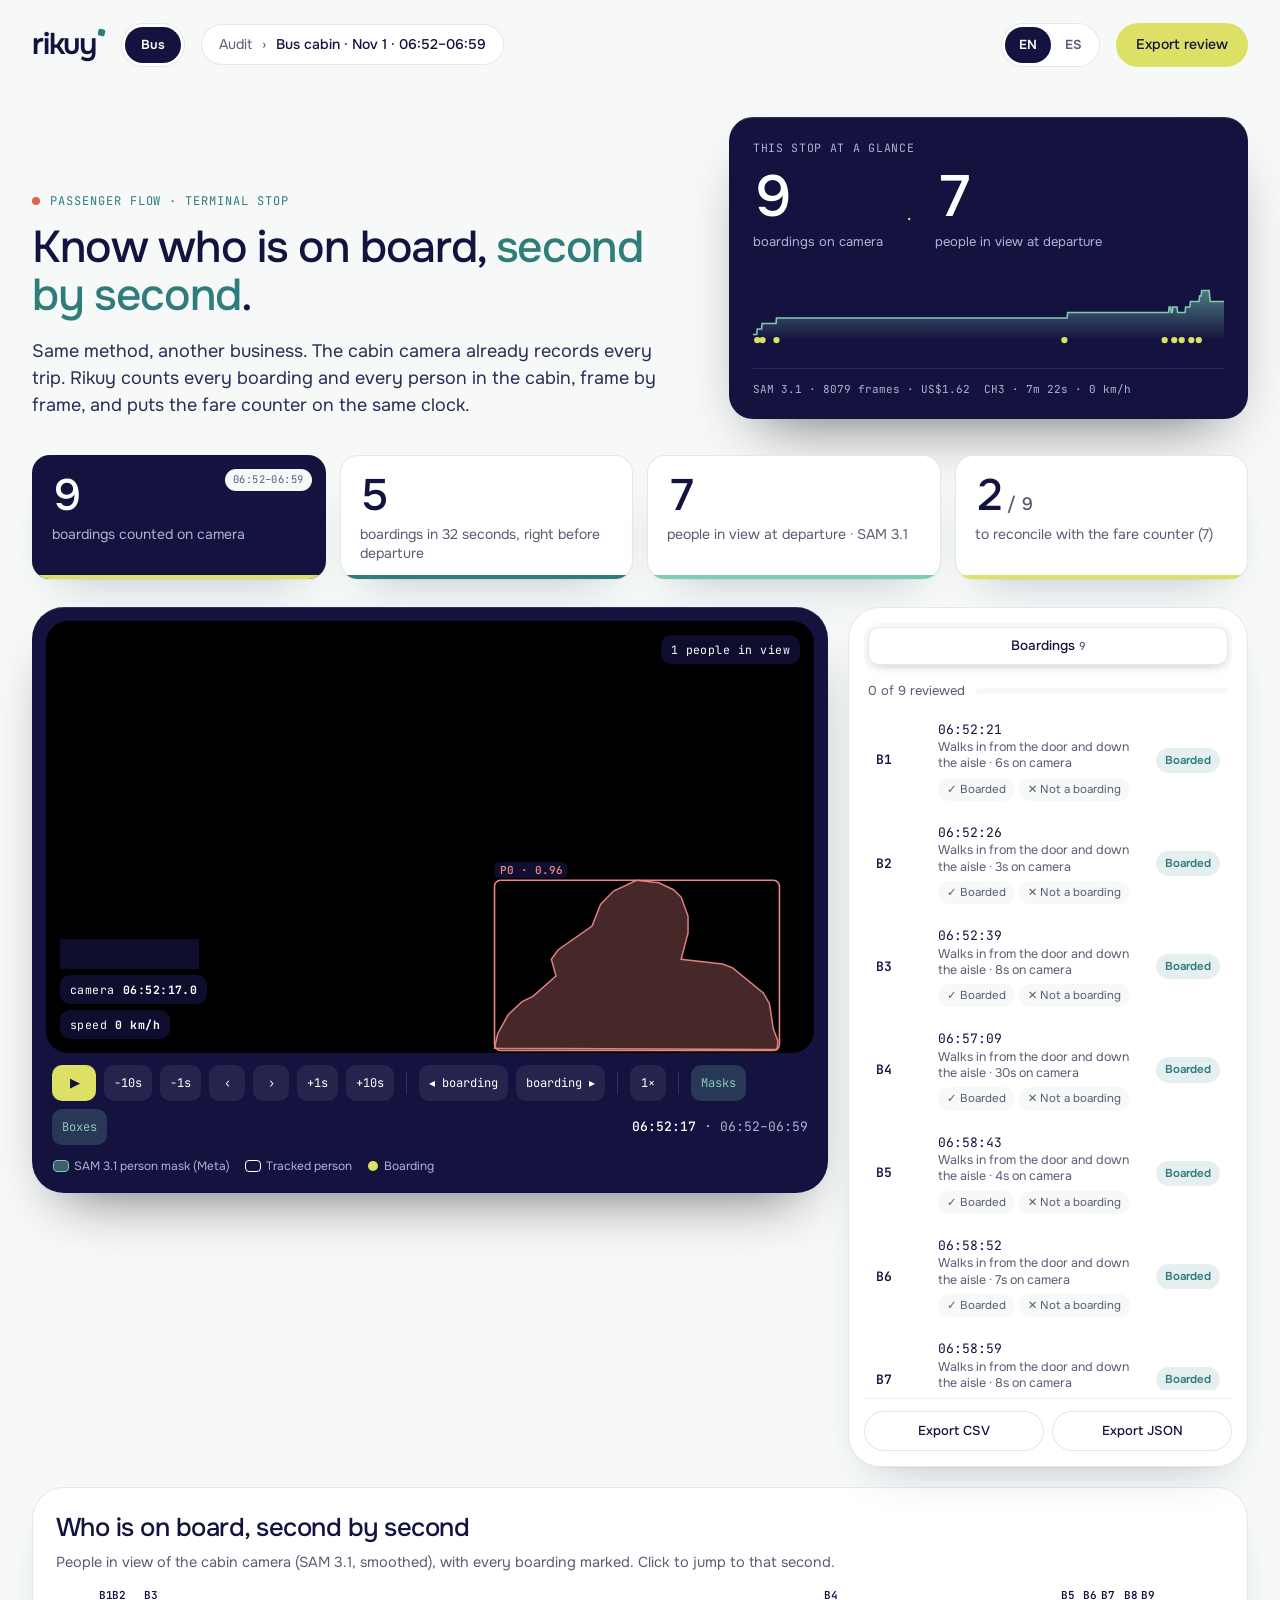
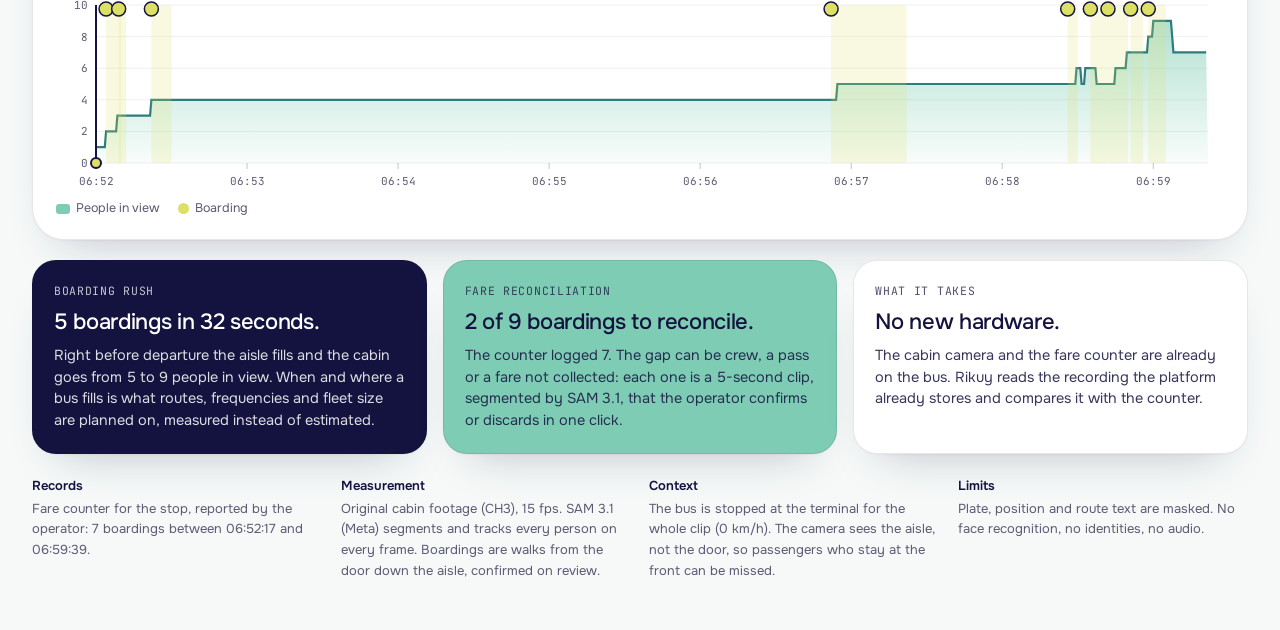
<file: demo/tratam-bus/export/audit/bus.html>
<!doctype html>
<html lang="en">
<head>
<meta charset="utf-8">
<meta name="viewport" content="width=device-width, initial-scale=1">
<title>Rikuy · Audit · Bus cabin</title>
<link rel="preload" href="../fonts/onest-latin-wght-normal.woff2" as="font" type="font/woff2" crossorigin>
<link rel="stylesheet" href="rikuy.css">
<style>
.glance{background:var(--noche);color:#fff;border-radius:var(--r-lg);padding:22px 24px;box-shadow:var(--dark);position:relative;overflow:hidden}
.glance .k{font-family:var(--mono);font-size:11.5px;letter-spacing:.06em;text-transform:uppercase;color:var(--hielo)}
.glance .big{display:flex;align-items:flex-end;gap:22px;margin:12px 0 4px}
.glance .big div{display:flex;flex-direction:column}
.glance .big b{font-size:58px;font-weight:500;letter-spacing:-.04em;line-height:1;font-variant-numeric:tabular-nums}
.glance .big span{font-size:13px;color:var(--hielo);margin-top:6px}
.glance .vs{font-family:var(--mono);font-size:14px;color:var(--amarillo);padding-bottom:22px}
.glance svg{display:block;width:100%;margin-top:14px}
.glance .meta{margin-top:12px;padding-top:12px;border-top:1px solid #ffffff1a;font-family:var(--mono);font-size:11px;color:var(--hielo);display:flex;gap:14px;flex-wrap:wrap}
.kpis.k4{grid-template-columns:repeat(4,1fr)}
.v-boarded{background:#2e7d7c1f;color:var(--teal)}
.v-pending{background:#dce06466;color:#5b5a12}
.v-rejected{background:var(--blanco);color:var(--tinta)}
.occ text{font-family:var(--mono);font-size:11px;fill:var(--tinta)}
@media (max-width:1100px){.kpis.k4{grid-template-columns:repeat(2,1fr)}}
</style>
</head>
<body>
<div class="bg"><i></i><i></i></div>
<div class="wrap">
  <header class="top">
    <div class="logo">rikuy<b></b></div>
    <nav class="cases"><a href="bus.html" aria-current="page" data-i="caseBus"></a></nav>
    <div class="crumb"><span data-i="crumb1"></span><span>›</span><strong data-i="crumb2"></strong></div>
    <div class="sp"></div>
    <div class="lang" role="group" aria-label="Language"><button data-lang="en">EN</button><button data-lang="es">ES</button></div>
    <button class="pill y" id="exportTop" data-i="export"></button>
  </header>

  <section class="hero">
    <div class="rise">
      <div class="eyebrow"><i></i><span data-i="eyebrow"></span></div>
      <h1 id="h1"></h1>
      <p class="lead" id="lead"></p>
    </div>
    <div class="glance rise" style="animation-delay:.15s">
      <div class="k" data-i="glance"></div>
      <div class="big">
        <div><b id="gA">–</b><span id="gAL"></span></div>
        <div class="vs">·</div>
        <div><b id="gB">–</b><span data-i="gB"></span></div>
      </div>
      <svg id="spark" viewBox="0 0 600 90" height="90"></svg>
      <div class="meta" id="gmeta"></div>
    </div>
  </section>

  <section class="kpis k4" id="kpis"></section>

  <section class="stage">
    <div class="player rise" style="animation-delay:.25s">
      <div class="screen">
        <video id="video" preload="auto" muted playsinline></video>
        <canvas id="ov"></canvas>
        <div class="hud">
          <div class="chip rec"><i></i><span data-i="cam"></span></div>
          <div class="chip"><span data-i="clockL"></span> <b id="hudClock">--:--:--</b></div>
          <div class="chip"><span data-i="speedL"></span> <b>0 km/h</b></div>
        </div>
        <div class="hud-r"><div class="chip" id="hudOcc"></div></div>
        <div class="banner" id="banner"></div>
      </div>
      <div class="controls">
        <button class="cbtn play" id="play" aria-label="Play">▶</button>
        <button class="cbtn" data-step="-10">−10s</button><button class="cbtn" data-step="-1">−1s</button>
        <button class="cbtn" data-step="-0.2">‹</button><button class="cbtn" data-step="0.2">›</button>
        <button class="cbtn" data-step="1">+1s</button><button class="cbtn" data-step="10">+10s</button>
        <span class="sep"></span>
        <button class="cbtn" id="prevEv" data-i="prevEv"></button><button class="cbtn" id="nextEv" data-i="nextEv"></button>
        <span class="sep"></span>
        <button class="cbtn" id="speed">1×</button>
        <span class="sep"></span>
        <button class="cbtn" data-ov="masks" aria-pressed="true" data-i="ovMasks"></button>
        <button class="cbtn" data-ov="boxes" aria-pressed="true" data-i="ovBoxes"></button>
        <span class="sp"></span>
        <span class="clock" id="clock"></span>
      </div>
      <div class="legend">
        <span><i class="sw" style="background:#7fccb466;outline:1px solid #7fccb4"></i><span data-i="lgMask"></span></span>
        <span><i class="sw" style="background:transparent;outline:1.5px solid #fff"></i><span data-i="lgBox"></span></span>
        <span><i class="sw" style="background:#dce064;border-radius:50%;width:10px;height:10px"></i><span data-i="lgBoard"></span></span>
      </div>
    </div>

    <aside class="side rise" style="animation-delay:.35s">
      <div class="tabs" role="tablist"><button role="tab" aria-selected="true" id="tabB"></button></div>
      <div class="progress"><span id="revText"></span><span class="track"><i id="revBar"></i></span></div>
      <div class="list" id="list"></div>
      <div class="foot"><button class="pill g" id="exportCsv" data-i="exportCsv"></button><button class="pill g" id="exportJson" data-i="exportJson"></button></div>
    </aside>
  </section>

  <section class="card">
    <h2 data-i="occTitle"></h2>
    <p class="sub" data-i="occSub"></p>
    <div class="tl occ" id="occ"></div>
    <div class="tlkey" id="occkey"></div>
  </section>

  <section class="grid3" id="insights"></section>
  <section class="method" id="method"></section>
</div>
<div class="toast" id="toast"></div>
<div class="cap" id="cap"></div>

<script src="data/bus.js"></script>
<script>
(() => {
const B = window.BUS;
const T = {
en: {
  caseGym: "Gym", caseBus: "Bus",
  crumb1: "Audit", crumb2: "Bus cabin · Nov 1 · 06:52–06:59",
  export: "Export review", eyebrow: "Passenger flow · terminal stop",
  h1Pending: "Know who is on board. <em>{n}</em> boardings to confirm.",
  h1Done: "Know who is on board, <em>second by second</em>.",
  lead: "Same method, another business. The cabin camera already records every trip. Rikuy counts every boarding and every person in the cabin, frame by frame, and puts the fare counter on the same clock.",
  glance: "This stop at a glance", gA: "boardings on camera", gAPending: "boardings to confirm", gB: "people in view at departure",
  cam: "CAM 03 · CABIN", clockL: "camera", speedL: "speed", onboard: "{n} people in view",
  prevEv: "◂ boarding", nextEv: "boarding ▸", ovMasks: "Masks", ovBoxes: "Boxes",
  lgMask: "SAM 3.1 person mask (Meta)", lgBox: "Tracked person", lgBoard: "Boarding",
  tab: "Boardings", reviewed: "{n} of {t} reviewed", agree: "Boarded", disagree: "Not a boarding",
  verdict: { boarded: "Boarded", pending: "To review", rejected: "Discarded" },
  rowSub: "Walks in from the door and down the aisle · {d}s on camera",
  exportCsv: "Export CSV", exportJson: "Export JSON",
  kpi: [["seen", "boardings counted on camera", "06:52–06:59"], ["burst", "boardings in {s} seconds, right before departure", ""], ["peak", "people in view at departure · SAM 3.1", ""], ["gap", "to reconcile with the fare counter ({f})", ""]],
  kpiPending: "candidates · review pending", gapPending: "possible boardings to reconcile with the fare counter ({f})",
  insPending: "{n} candidates against 7 on the counter.",
  bannerBoard: "{id} · boarding at {t}",
  occTitle: "Who is on board, second by second", occSub: "People in view of the cabin camera (SAM 3.1, smoothed), with every boarding marked. Click to jump to that second.",
  key: ["People in view", "Boarding", "Playhead"],
  ins: [
    ["Boarding rush", "{b} boardings in {s} seconds.", "Right before departure the aisle fills and the cabin goes from 5 to 9 people in view. When and where a bus fills is what routes, frequencies and fleet size are planned on, measured instead of estimated."],
    ["Fare reconciliation", "{g} of {n} boardings to reconcile.", "The counter logged {f}. The gap can be crew, a pass or a fare not collected: each one is a 5-second clip, segmented by SAM 3.1, that the operator confirms or discards in one click."],
    ["What it takes", "No new hardware.", "The cabin camera and the fare counter are already on the bus. Rikuy reads the recording the platform already stores and compares it with the counter."]
  ],
  method: [
    ["Records", "Fare counter for the stop, reported by the operator: 7 boardings between 06:52:17 and 06:59:39."],
    ["Measurement", "Original cabin footage (CH3), 15 fps. SAM 3.1 (Meta) segments and tracks every person on every frame. Boardings are walks from the door down the aisle, confirmed on review."],
    ["Context", "The bus is stopped at the terminal for the whole clip (0 km/h). The camera sees the aisle, not the door, so passengers who stay at the front can be missed."],
    ["Limits", "Plate, position and route text are masked. No face recognition, no identities, no audio."]
  ]
},
es: {
  caseGym: "Gimnasio", caseBus: "Bus",
  crumb1: "Auditoría", crumb2: "Cabina del bus · 1 nov · 06:52–06:59",
  export: "Exportar revisión", eyebrow: "Flujo de pasajeros · parada en terminal",
  h1Pending: "Sabe quién va a bordo. <em>{n}</em> subidas por confirmar.",
  h1Done: "Sabe quién va a bordo, <em>segundo a segundo</em>.",
  lead: "El mismo método, otro negocio. La cámara de la cabina ya graba cada viaje. Rikuy cuenta cada subida y cada persona en la cabina, cuadro a cuadro, y pone la registradora en el mismo reloj.",
  glance: "Esta parada de un vistazo", gA: "subidas en cámara", gAPending: "subidas por confirmar", gB: "personas a la vista al salir",
  cam: "CAM 03 · CABINA", clockL: "cámara", speedL: "velocidad", onboard: "{n} personas a la vista",
  prevEv: "◂ subida", nextEv: "subida ▸", ovMasks: "Máscaras", ovBoxes: "Cajas",
  lgMask: "Máscara de persona SAM 3.1 (Meta)", lgBox: "Persona seguida", lgBoard: "Subida",
  tab: "Subidas", reviewed: "{n} de {t} revisadas", agree: "Subió", disagree: "No es subida",
  verdict: { boarded: "Subió", pending: "Por revisar", rejected: "Descartada" },
  rowSub: "Entra desde la puerta y avanza por el pasillo · {d}s en cámara",
  exportCsv: "Exportar CSV", exportJson: "Exportar JSON",
  kpi: [["seen", "subidas contadas en cámara", "06:52–06:59"], ["burst", "subidas en {s} segundos, justo antes de salir", ""], ["peak", "personas a la vista al salir · SAM 3.1", ""], ["gap", "por conciliar con la registradora ({f})", ""]],
  kpiPending: "candidatas · revisión pendiente", gapPending: "posibles subidas por conciliar con la registradora ({f})",
  insPending: "{n} candidatas frente a 7 en la registradora.",
  bannerBoard: "{id} · subida a las {t}",
  occTitle: "Quién va a bordo, segundo a segundo", occSub: "Personas a la vista de la cámara de cabina (SAM 3.1, suavizado), con cada subida marcada. Haz clic para ir a ese segundo.",
  key: ["Personas a la vista", "Subida", "Cursor"],
  ins: [
    ["Ráfaga de subidas", "{b} subidas en {s} segundos.", "Justo antes de salir el pasillo se llena y la cabina pasa de 5 a 9 personas a la vista. Cuándo y dónde se llena un bus es la base para planificar rutas, frecuencias y flota, medido en vez de estimado."],
    ["Conciliación de pasajes", "{g} de {n} subidas por conciliar.", "La registradora marcó {f}. La diferencia puede ser tripulación, un pase o un pasaje no cobrado: cada una es un clip de 5 segundos, segmentado por SAM 3.1, que el operador confirma o descarta con un clic."],
    ["Lo que se necesita", "Sin hardware nuevo.", "La cámara de cabina y la registradora ya están en el bus. Rikuy lee la grabación que la plataforma ya guarda y la compara con la registradora."]
  ],
  method: [
    ["Registros", "Registradora de la parada, reportada por el operador: 7 pasajeros entre 06:52:17 y 06:59:39."],
    ["Medición", "Grabación original de la cabina (CH3), 15 fps. SAM 3.1 (Meta) segmenta y sigue a cada persona en cada cuadro. Una subida es un recorrido desde la puerta por el pasillo, confirmado en revisión."],
    ["Contexto", "El bus está detenido en la terminal todo el clip (0 km/h). La cámara ve el pasillo, no la puerta, así que alguien que se queda adelante puede no aparecer."],
    ["Límites", "Placa, posición y textos de ruta tapados. Sin reconocimiento facial, sin identidades, sin audio."]
  ]
}};
let lang = new URLSearchParams(location.search).get("lang") === "es" ? "es" : (localStorage.getItem("rikuy.audit.lang") || "en");
const t = (k) => k.split(".").reduce((o, p) => o?.[p], T[lang]);
const fmt = (s, o) => s.replace(/\{(\w+)\}/g, (_, k) => o[k] ?? "");
const $ = (s, r = document) => r.querySelector(s), $$ = (s, r = document) => [...r.querySelectorAll(s)];

const [H0, M0, S0] = B.start.slice(11, 19).split(":").map(Number); const WALL0 = H0 * 3600 + M0 * 60 + S0;
const hms = (rel, sub) => { const s = WALL0 + rel; const h = Math.floor(s / 3600), m = Math.floor(s % 3600 / 60), x = s % 60;
  return `${String(h).padStart(2, "0")}:${String(m).padStart(2, "0")}:${sub ? x.toFixed(1).padStart(4, "0") : String(Math.floor(x)).padStart(2, "0")}`; };
const DUR = B.video.duration;
const RK = "rikuy.audit.bus.review.v1";
let review = JSON.parse(localStorage.getItem(RK) || "{}");
const saveReview = () => localStorage.setItem(RK, JSON.stringify(review));
const status = (b) => review[b.id] === "agree" ? "boarded" : review[b.id] === "disagree" ? "rejected" : b.status;
const pending = () => B.boardings.some((b) => status(b) === "pending");
const seen = () => B.boardings.filter((b) => status(b) !== "rejected").length;
const occAt = (rel) => { const o = B.occupancy; return o.values[Math.max(0, Math.min(o.values.length - 1, Math.round(rel * o.fps)))]; };
const occEnd = () => { const v = B.occupancy.values; return Math.max(...v.slice(-20)); };
const burst = () => { const ts = B.boardings.filter((b) => status(b) !== "rejected").map((b) => b.t0).sort((a, b) => a - b);
  return ts.map((a) => ts.filter((x) => x >= a && x - a <= 40)).reduce((m, w) => w.length > m.n ? { n: w.length, s: Math.round(w.at(-1) - w[0]) } : m, { n: 0, s: 0 }); };

function applyLang() {
  document.documentElement.lang = lang;
  $$("[data-i]").forEach((el) => { const v = t(el.dataset.i); if (typeof v === "string") el.textContent = v; });
  $$(".lang button").forEach((b) => b.setAttribute("aria-pressed", String(b.dataset.lang === lang)));
  renderHead(); renderKpis(); renderList(); renderOcc(); renderInsights();
}
$$(".lang button").forEach((b) => b.onclick = () => { lang = b.dataset.lang; localStorage.setItem("rikuy.audit.lang", lang); applyLang(); });

function renderHead() {
  const n = seen(), p = pending();
  $("#h1").innerHTML = fmt(t(p ? "h1Pending" : "h1Done"), { n });
  $("#lead").textContent = t("lead");
  $("#gA").textContent = n; $("#gAL").textContent = t(p ? "gAPending" : "gA"); $("#gB").textContent = occEnd();
  $("#gmeta").innerHTML = `<span>SAM 3.1 · ${B.cost.frames} frames · US$${B.cost.usd.toFixed(2)}</span><span>CH3 · 7m 22s · 0 km/h</span>`;
  const v = B.occupancy.values, W = 600, Hh = 90, mx = Math.max(...v) + 1;
  const pts = v.map((y, i) => `${(i / (v.length - 1) * W).toFixed(1)},${(Hh - 8 - y / mx * (Hh - 20)).toFixed(1)}`).join(" ");
  $("#spark").innerHTML = `<defs><linearGradient id="sg" x1="0" x2="0" y1="0" y2="1"><stop offset="0" stop-color="#7fccb4" stop-opacity=".55"/><stop offset="1" stop-color="#7fccb4" stop-opacity="0"/></linearGradient></defs>
    <polygon points="0,${Hh - 8} ${pts} ${W},${Hh - 8}" fill="url(#sg)"/><polyline points="${pts}" fill="none" stroke="#7fccb4" stroke-width="2"/>
    ${B.boardings.filter((b) => status(b) !== "rejected").map((b) => `<circle cx="${(b.t0 / DUR * W).toFixed(1)}" cy="${Hh - 8}" r="4" fill="#dce064"/>`).join("")}`;
}

function countUp(el, to, dur = 1300) { const t0 = performance.now(); const step = (now) => { const p = Math.min(1, (now - t0) / dur), e = 1 - Math.pow(1 - p, 3);
  el.firstChild.nodeValue = Math.round(to * e); if (p < 1) requestAnimationFrame(step); }; requestAnimationFrame(step); }
let kpiDone = false;
function renderKpis() {
  const n = seen(), p = pending();
  const r = burst(), f = B.fare_counter;
  const vals = { seen: [n, ""], burst: [r.n, ""], peak: [occEnd(), ""], gap: [Math.max(0, n - f), `/ ${n}`] };
  const cls = { seen: "dark" }, bars = { seen: "var(--amarillo)", burst: "var(--teal)", peak: "var(--menta)", gap: "var(--amarillo)" };
  $("#kpis").innerHTML = t("kpi").map(([k, l, tag], i) => `<div class="kpi ${cls[k] || ""} rise" style="animation-delay:${.08 * i}s">${tag || (k !== "seen" && p) ? `<span class="tag">${tag || (lang === "es" ? "en revisión" : "in review")}</span>` : ""}
    <div class="n"><span>${kpiDone ? vals[k][0] : 0}</span><small>${vals[k][1]}</small></div><div class="l">${fmt(k === "seen" && p ? t("kpiPending") : k === "gap" && p ? t("gapPending") : l, { s: r.s, f })}</div><i class="bar" style="background:${bars[k]};animation-delay:${.3 + .08 * i}s"></i></div>`).join("");
  if (!kpiDone) { $$("#kpis .n span").forEach((el, i) => countUp(el, Object.values(vals)[i][0], 1300 + i * 120)); kpiDone = true; }
}

let selected = null;
function renderList() {
  $("#tabB").innerHTML = `${t("tab")}<small>${B.boardings.length}</small>`;
  $("#list").innerHTML = B.boardings.map((b, i) => { const s = status(b), r = review[b.id];
    return `<div class="row ${selected === b ? "sel" : ""}" data-id="${b.id}" style="animation-delay:${i * 18}ms"><span class="id">${b.id}</span>
      <div><div class="t">${hms(b.t0)}</div><div class="s">${fmt(t("rowSub"), { d: Math.round(b.t1 - b.t0) })}</div>
      <div class="rv"><button class="ok" data-rv="agree" aria-pressed="${r === "agree"}">✓ ${t("agree")}</button><button class="no" data-rv="disagree" aria-pressed="${r === "disagree"}">✕ ${t("disagree")}</button></div></div>
      <span class="vp v-${s}">${t("verdict")[s]}</span></div>`; }).join("");
  $$("#list .row").forEach((row) => row.onclick = (e) => { const b = B.boardings.find((x) => x.id === row.dataset.id); const btn = e.target.closest("[data-rv]");
    if (btn) { review[b.id] = review[b.id] === btn.dataset.rv ? undefined : btn.dataset.rv; if (!review[b.id]) delete review[b.id]; saveReview(); kpiDone = true; renderHead(); renderKpis(); renderList(); renderOcc(); renderInsights(); return; }
    select(b, true); });
  const n = B.boardings.filter((b) => review[b.id]).length;
  $("#revText").textContent = fmt(t("reviewed"), { n, t: B.boardings.length }); $("#revBar").style.width = `${100 * n / B.boardings.length}%`;
}

const video = $("#video"), cv = $("#ov"), cx = cv.getContext("2d");
video.src = new URLSearchParams(location.search).get("video") || B.video.file;
const show = { masks: true, boxes: true };
$$("[data-ov]").forEach((b) => b.onclick = () => { show[b.dataset.ov] = !show[b.dataset.ov]; b.setAttribute("aria-pressed", String(show[b.dataset.ov])); });
$("#play").onclick = () => video.paused ? video.play() : video.pause();
video.onplay = () => { $("#play").textContent = "❚❚"; }; video.onpause = () => { $("#play").textContent = "▶"; };
$$("[data-step]").forEach((b) => b.onclick = () => { video.currentTime = Math.max(0, Math.min(DUR, video.currentTime + Number(b.dataset.step))); });
const speeds = [1, 2, 4, 8, 0.5]; let sp = 0; $("#speed").onclick = () => { sp = (sp + 1) % speeds.length; video.playbackRate = speeds[sp]; $("#speed").textContent = speeds[sp] + "×"; };
const live = () => B.boardings.filter((b) => status(b) !== "rejected");
$("#nextEv").onclick = () => { const b = live().find((x) => x.t0 - 2 > video.currentTime); if (b) select(b, true); };
$("#prevEv").onclick = () => { const b = [...live()].reverse().find((x) => x.t0 - 2 < video.currentTime - 1.5); if (b) select(b, true); };
document.addEventListener("keydown", (e) => { if (e.code === "Space") { e.preventDefault(); $("#play").click(); }
  if (e.key === "ArrowRight") video.currentTime += e.shiftKey ? 10 : 1; if (e.key === "ArrowLeft") video.currentTime -= e.shiftKey ? 10 : 1; });
let stopAt = null;
function select(b, seek) { selected = b; renderList(); $(`#list .row[data-id="${b.id}"]`)?.scrollIntoView({ block: "nearest", behavior: "smooth" });
  if (!seek) return; video.currentTime = Math.max(0, b.t0 - 1.5); video.play(); stopAt = b.t1 + 1.5; }

function fit() { const r = cv.getBoundingClientRect(); const d = devicePixelRatio || 1; cv.width = r.width * d; cv.height = r.height * d; cx.setTransform(d, 0, 0, d, 0, 0); }
new ResizeObserver(fit).observe(cv);
const samAt = (rel) => { const s = B.sam, f = s.frames[Math.max(0, Math.min(s.frames.length - 1, Math.round(rel * s.fps)))];
  return s.scale ? f.map(([id, c, b, ps]) => [id, c, b.map((v) => v / s.scale), ps.map((p) => p.map((v) => v / s.scale))]) : f; };
const trackColor = (k) => `hsl(${(k * 137.508) % 360} 72% 72%)`;
let frameT = null;
if (video.requestVideoFrameCallback) { const onFrame = (_, md) => { frameT = md.mediaTime; video.requestVideoFrameCallback(onFrame); }; video.requestVideoFrameCallback(onFrame); }
video.addEventListener("seeked", () => { frameT = null; });

function draw() {
  const w = cv.clientWidth, h = cv.clientHeight; cx.clearRect(0, 0, w, h);
  const rel = !video.paused && frameT != null ? frameT : video.currentTime;
  if (stopAt && rel > stopAt) { video.pause(); stopAt = null; }
  $("#hudClock").textContent = hms(rel, true);
  $("#clock").innerHTML = `<b>${hms(rel)}</b> · 06:52–06:59`;
  $("#hudOcc").textContent = fmt(t("onboard"), { n: occAt(rel) });
  const cur = live().find((b) => rel >= b.t0 - 0.5 && rel <= b.t1 + 0.5);
  const ban = $("#banner");
  if (cur) { const s = status(cur); ban.innerHTML = `<span class="badge v-${s}">${t("verdict")[s]}</span><span>${fmt(t("bannerBoard"), { id: cur.id, t: hms(cur.t0) })}</span>`; ban.classList.add("on"); }
  else ban.classList.remove("on");
  const sam = samAt(rel);
  if (sam && show.masks) for (const [id, , , polys] of sam) { const col = cur ? "#dce064" : trackColor(id); for (const p of polys) { cx.beginPath(); for (let i = 0; i < p.length; i += 2) { const x = p[i] * w, y = p[i + 1] * h; i ? cx.lineTo(x, y) : cx.moveTo(x, y); } cx.closePath();
    cx.globalAlpha = cur ? .24 : .3; cx.fillStyle = col; cx.fill(); cx.globalAlpha = .95; cx.strokeStyle = col; cx.lineWidth = 1.5; cx.stroke(); cx.globalAlpha = 1; } }
  if (sam && show.boxes) for (const [id, c, b] of sam) { const x = b[0] * w, y = b[1] * h, bw = (b[2] - b[0]) * w, bh = (b[3] - b[1]) * h; const col = trackColor(id), lab = `P${id} · ${c.toFixed(2)}`;
    cx.strokeStyle = col; cx.lineWidth = 1.6; cx.beginPath(); cx.roundRect(x, y, bw, bh, 6); cx.stroke();
    if (w >= 640) { cx.font = "600 11px 'JetBrains Mono'"; const tw = cx.measureText(lab).width + 10; cx.fillStyle = "#14133fcc"; cx.beginPath(); cx.roundRect(x, Math.max(0, y - 18), tw, 16, 5); cx.fill(); cx.fillStyle = col; cx.fillText(lab, x + 5, Math.max(12, y - 6)); } }
  const el = $("#occ"); if (el._X) { const x = el._X(rel); el.querySelector(".ph")?.setAttribute("x1", x); el.querySelector(".ph")?.setAttribute("x2", x); el.querySelector(".phd")?.setAttribute("cx", x); }
  requestAnimationFrame(draw);
}

function renderOcc() {
  const el = $("#occ"); const W = el.clientWidth || 1200, L = 40, R = 16, H = 200, top = 16, bot = H - 26; const v = B.occupancy.values, mx = Math.max(...v) + 1;
  const X = (s) => L + s / DUR * (W - L - R), Y = (n) => bot - n / mx * (bot - top);
  const pts = v.map((n, i) => `${X(i / B.occupancy.fps).toFixed(1)},${Y(n).toFixed(1)}`).join(" ");
  let s = `<svg viewBox="0 0 ${W} ${H}" height="${H}"><defs><linearGradient id="og" x1="0" x2="0" y1="0" y2="1"><stop offset="0" stop-color="#7fccb4" stop-opacity=".6"/><stop offset="1" stop-color="#7fccb4" stop-opacity=".05"/></linearGradient></defs>`;
  for (let n = 0; n <= mx; n += 2) s += `<line x1="${L}" x2="${W - R}" y1="${Y(n)}" y2="${Y(n)}" stroke="#14133f10"/><text x="${L - 8}" y="${Y(n) + 4}" text-anchor="end">${n}</text>`;
  for (let m = 0; m <= DUR; m += 60) s += `<line x1="${X(m)}" x2="${X(m)}" y1="${bot}" y2="${bot + 6}" stroke="#14133f40"/><text x="${X(m)}" y="${H - 4}" text-anchor="middle">${hms(m).slice(0, 5)}</text>`;
  s += `<polygon points="${X(0)},${bot} ${pts} ${X(DUR)},${bot}" fill="url(#og)"/><polyline points="${pts}" fill="none" stroke="#2e7d7c" stroke-width="2.2"/>`;
  live().forEach((b) => { const st = status(b), col = st === "boarded" ? "#2e7d7c" : "#c9cd4a"; s += `<g data-b="${b.id}" style="cursor:pointer"><rect x="${X(b.t0)}" y="${top}" width="${Math.max(3, X(b.t1) - X(b.t0))}" height="${bot - top}" rx="3" fill="#dce06433"/>
    <circle cx="${X(b.t0)}" cy="${top + 4}" r="7" fill="#dce064" stroke="#14133f" stroke-width="1.5"/><text x="${X(b.t0)}" y="${top - 6}" text-anchor="middle" style="fill:#14133f;font-weight:600">${b.id}</text><title>${b.id} · ${hms(b.t0)}</title></g>`; });
  s += `<line class="ph" x1="0" x2="0" y1="${top}" y2="${bot}" stroke="#14133f" stroke-width="2"/><circle class="phd" cx="0" cy="${bot}" r="5" fill="#dce064" stroke="#14133f" stroke-width="2"/>`;
  s += `<rect class="hit" x="${L}" y="${top}" width="${W - L - R}" height="${bot - top}" fill="transparent"/></svg>`;
  el.innerHTML = s; el._X = X;
  el.querySelectorAll("[data-b]").forEach((n) => n.parentNode.appendChild(n));
  el.querySelector(".hit").onclick = (ev) => { const r = el.querySelector("svg").getBoundingClientRect(); video.currentTime = Math.max(0, Math.min(DUR, ((ev.clientX - r.left) * (W / r.width) - L) / (W - L - R) * DUR)); };
  el.querySelectorAll("[data-b]").forEach((n) => n.onclick = () => select(B.boardings.find((b) => b.id === n.dataset.b), true));
  const k = t("key"); $("#occkey").innerHTML = `<span><i class="sw" style="background:#7fccb4"></i>${k[0]}</span><span><i class="sw" style="background:#dce064;border-radius:50%;width:11px;height:11px"></i>${k[1]}</span>`;
}

function renderInsights() {
  const n = seen(), g = Math.max(0, n - B.fare_counter), r = burst(), o = { g, n, b: r.n, s: r.s, f: B.fare_counter };
  $("#insights").innerHTML = t("ins").map(([k, hd, p], i) => `<div class="ins ${["dark", "mint", ""][i]} rise" style="animation-delay:${.1 * i}s"><div class="k">${k}</div><h3>${fmt(i === 1 && pending() ? t("insPending") : hd, o)}</h3><p>${fmt(p, o)}</p></div>`).join("");
  $("#method").innerHTML = t("method").map(([b, p]) => `<div><b>${b}</b>${p}</div>`).join("");
}

function download(name, text, type) { const a = document.createElement("a"); a.href = URL.createObjectURL(new Blob([text], { type })); a.download = name; a.click(); }
const rowsOut = () => B.boardings.map((b) => ({ id: b.id, camera_time: hms(b.t0), seconds_on_camera: Math.round(b.t1 - b.t0), status: status(b), review: review[b.id] || "" }));
$("#exportCsv").onclick = () => { const r = rowsOut(); download("rikuy-bus-2026-11-01.csv", [Object.keys(r[0]).join(","), ...r.map((o) => Object.values(o).join(","))].join("\n"), "text/csv"); };
$("#exportJson").onclick = $("#exportTop").onclick = () => download("rikuy-bus-2026-11-01.json", JSON.stringify({ fare_counter: B.fare_counter, boardings_seen: seen(), rows: rowsOut() }, null, 1), "application/json");

window.__bus = { select: (id) => select(B.boardings.find((b) => b.id === id), true), video, kpis: () => { kpiDone = false; renderKpis(); } };
applyLang();
video.addEventListener("loadedmetadata", () => { video.currentTime = 0.5; });
requestAnimationFrame(draw);
window.addEventListener("resize", renderOcc);
})();
</script>
</body>
</html>
</file>
<file: demo/tratam-bus/export/audit/rikuy.css>
@font-face{font-family:Onest;src:url(../fonts/onest-latin-wght-normal.woff2) format("woff2");font-weight:300 800;font-display:swap}
@font-face{font-family:"JetBrains Mono";src:url(../fonts/jetbrains-mono-latin-wght-normal.woff2) format("woff2");font-weight:400 700;font-display:swap}
:root{
  --noche:#14133f;--noche-2:#263962;--menta:#7fccb4;--menta-p:#bfe6da;--teal:#2e7d7c;--blanco:#f6f9f8;--papel:#fbfbf7;
  --amarillo:#dce064;--tinta:#5b5b74;--hielo:#a9b6d3;--bruma:#cdd6e8;--coral:#e0644f;--coral-p:#fbe3dd;--error:#b42318;
  --ring:inset 0 0 0 1px #14133f1a;--glass:0 1px 2px #14133f0a,0 24px 48px -28px #14133f47;--dark:inset 0 1px 0 #ffffff1f,0 30px 60px -30px #0009;
  --ease:cubic-bezier(.2,.7,.2,1);--r-sm:12px;--r-md:18px;--r-lg:24px;--r-xl:32px;
  --mono:"JetBrains Mono",ui-monospace,monospace;--sans:Onest,system-ui,sans-serif;
}
*{box-sizing:border-box}
html,body{margin:0;background:var(--blanco);color:var(--noche);font-family:var(--sans);font-size:16px;line-height:1.5;-webkit-font-smoothing:antialiased}
button{font:inherit;color:inherit;cursor:pointer;border:0;background:none}
.wrap{max-width:1480px;margin:0 auto;padding:0 32px}
.bg{position:fixed;inset:0;z-index:-1;overflow:hidden;pointer-events:none}
.bg i{position:absolute;border-radius:50%;filter:blur(80px);opacity:.55;animation:drift 26s var(--ease) infinite alternate}
.bg i:nth-child(1){width:46vw;height:46vw;left:-12vw;top:-14vw;background:#bfe6da}
.bg i:nth-child(2){width:36vw;height:36vw;right:-10vw;top:22vh;background:#dfe6f3;animation-duration:32s}
@keyframes drift{0%{transform:translate(0,0) scale(1)}50%{transform:translate(4vw,3vw) scale(1.08)}100%{transform:translate(-3vw,5vw) scale(.96)}}
@keyframes rise{0%{opacity:0;filter:blur(8px);transform:translateY(28px)}100%{opacity:1;filter:none;transform:none}}
@keyframes pulse{0%{box-shadow:0 0 0 0 rgba(220,224,100,.6)}100%{box-shadow:0 0 0 18px rgba(220,224,100,0)}}
@keyframes blink{50%{opacity:.2}}
@keyframes grow{0%{transform:scaleX(0)}100%{transform:scaleX(1)}}
@keyframes rowin{0%{opacity:0;transform:translateX(16px)}100%{opacity:1;transform:none}}
@keyframes dot{0%,80%,100%{opacity:.25;transform:translateY(0)}40%{opacity:1;transform:translateY(-3px)}}
.rise{opacity:0;animation:rise .9s var(--ease) forwards}

/* top bar */
.top{display:flex;align-items:center;gap:16px;padding:22px 0}
.logo{font-weight:600;font-size:30px;letter-spacing:-.04em;display:flex;align-items:center;gap:2px}
.logo b{display:inline-block;width:7px;height:7px;border-radius:2px;background:var(--teal);transform:translateY(-12px) rotate(12deg)}
.crumb{display:flex;align-items:center;gap:10px;padding:10px 18px;border-radius:999px;background:#fff;box-shadow:var(--ring);font-size:14px;color:var(--tinta)}
.crumb strong{color:var(--noche);font-weight:500}
.sp{flex:1}
.pill{height:44px;padding:0 20px;border-radius:999px;display:inline-flex;align-items:center;gap:8px;font-size:14px;font-weight:500;transition:transform .2s var(--ease),background .2s}
.pill:hover{transform:translateY(-1px)}
.pill.y{background:var(--amarillo);color:var(--noche)}
.pill.g{background:#fff;box-shadow:var(--ring)}
.lang{display:flex;background:#fff;border-radius:999px;box-shadow:var(--ring);padding:4px}
.lang button{height:36px;padding:0 14px;border-radius:999px;font-size:13px;font-weight:600;color:var(--tinta)}
.lang button[aria-pressed=true]{background:var(--noche);color:#fff}

/* hero */
.hero{display:grid;grid-template-columns:1.25fr 1fr;gap:48px;align-items:end;padding:28px 0 36px}
.eyebrow{font-family:var(--mono);font-size:12px;letter-spacing:.08em;text-transform:uppercase;color:var(--teal);display:flex;align-items:center;gap:10px}
.eyebrow i{width:8px;height:8px;border-radius:50%;background:var(--coral);animation:blink 1.6s infinite}
h1{font-size:clamp(36px,1.6vw + 24px,58px);line-height:1.08;letter-spacing:-.03em;font-weight:500;margin:14px 0 18px}
h1 em{font-style:normal;color:var(--teal)}
h1 s{text-decoration:none;background:linear-gradient(transparent 62%,#dce06499 62%)}
.lead{font-size:18px;line-height:1.5;color:#2c2b55;max-width:640px;margin:0}
.ask{background:var(--noche);color:#fff;border-radius:var(--r-lg);padding:22px 24px;box-shadow:var(--dark);position:relative;overflow:hidden}
.ask .q{display:flex;gap:12px;align-items:flex-start;margin-bottom:14px}
.ask .q span{font-size:15px;line-height:1.45;background:#ffffff14;border-radius:16px 16px 4px 16px;padding:10px 14px;margin-left:auto;max-width:92%}
.ask .a{display:flex;gap:12px;align-items:flex-start}
.ask .av{flex:none;width:34px;height:34px;border-radius:10px;background:var(--amarillo);color:var(--noche);display:grid;place-items:center;font-weight:700;font-size:13px}
.ask .a p{margin:0;font-size:15px;line-height:1.55;color:#e9ecf6}
.ask .a p b{color:#fff;font-weight:600}
.cite{display:inline-flex;align-items:center;gap:6px;font-family:var(--mono);font-size:11.5px;padding:3px 9px;border-radius:999px;background:#7fccb426;color:var(--menta);margin:2px 2px;transition:background .2s}
.cite:hover{background:#7fccb455}
.ask .meta{margin-top:14px;padding-top:12px;border-top:1px solid #ffffff1a;font-family:var(--mono);font-size:11px;color:var(--hielo);display:flex;gap:14px;flex-wrap:wrap}
.typing{display:inline-flex;gap:4px}.typing i{width:6px;height:6px;border-radius:50%;background:var(--hielo);animation:dot 1.2s infinite}.typing i:nth-child(2){animation-delay:.15s}.typing i:nth-child(3){animation-delay:.3s}

/* kpis */
.kpis{display:grid;grid-template-columns:repeat(5,1fr);gap:14px;margin-bottom:28px}
.kpi{background:#fff;border-radius:var(--r-md);box-shadow:var(--ring),var(--glass);padding:18px 20px 16px;position:relative;overflow:hidden}
.kpi .n{font-size:44px;font-weight:500;letter-spacing:-.035em;line-height:1;font-variant-numeric:tabular-nums}
.kpi .n small{font-size:18px;color:var(--tinta);margin-left:4px;letter-spacing:0}
.kpi .l{font-size:14px;color:var(--tinta);margin-top:8px;line-height:1.35}
.kpi .bar{position:absolute;left:0;bottom:0;height:4px;width:100%;transform-origin:left;animation:grow 1.4s var(--ease) both}
.kpi.dark{background:var(--noche);color:#fff}.kpi.dark .l{color:var(--hielo)}
.kpi.warn .n{color:var(--coral)}
.kpi .tag{position:absolute;top:14px;right:14px;font-family:var(--mono);font-size:10.5px;letter-spacing:.04em;padding:3px 8px;border-radius:999px;background:var(--blanco);color:var(--tinta)}

/* stage */
.stage{display:grid;grid-template-columns:minmax(0,1fr) 400px;gap:20px;align-items:start}
.player{background:var(--noche);border-radius:var(--r-xl);padding:14px;box-shadow:var(--dark)}
.screen{position:relative;border-radius:22px;overflow:hidden;background:#000;aspect-ratio:16/9}
.screen video,.screen canvas{position:absolute;inset:0;width:100%;height:100%}
.hud{position:absolute;left:14px;bottom:14px;display:flex;flex-direction:column;gap:6px;pointer-events:none}
.chip{font-family:var(--mono);font-size:11.5px;letter-spacing:.04em;color:#fff;background:#14133fb8;backdrop-filter:blur(10px);padding:6px 10px;border-radius:10px;display:flex;align-items:center;gap:8px;width:max-content}
.chip i{width:7px;height:7px;border-radius:50%;background:var(--menta)}
.chip.rec i{background:#ff5b5b;animation:blink 1.4s infinite}
.hud-r{position:absolute;right:14px;top:14px;display:flex;flex-direction:column;gap:6px;align-items:flex-end;pointer-events:none}
.banner{position:absolute;left:50%;top:16px;transform:translateX(-50%) translateY(-10px);opacity:0;transition:all .35s var(--ease);pointer-events:none;
  background:#fffffff2;color:var(--noche);border-radius:16px;padding:10px 16px;box-shadow:var(--glass);display:flex;gap:12px;align-items:center;font-size:14px;max-width:90%}
.banner.on{opacity:1;transform:translateX(-50%)}
.banner .badge{font-family:var(--mono);font-size:11px;padding:4px 8px;border-radius:8px;font-weight:600;white-space:nowrap}
.gapnote{position:absolute;inset:0;display:grid;place-items:center;background:#14133fd9;color:#fff;text-align:center;opacity:0;pointer-events:none;transition:opacity .3s}
.gapnote.on{opacity:1}
.gapnote b{display:block;font-size:22px;font-weight:500;letter-spacing:-.02em;margin-bottom:6px}
.gapnote span{color:var(--hielo);font-size:14px}
.controls{display:flex;align-items:center;gap:8px;padding:12px 6px 4px;color:#fff;flex-wrap:wrap}
.cbtn{height:36px;min-width:36px;padding:0 10px;border-radius:10px;background:#ffffff12;color:#fff;font-family:var(--mono);font-size:12px;display:inline-flex;align-items:center;justify-content:center;gap:6px;transition:background .2s}
.cbtn:hover{background:#ffffff26}
.cbtn.play{background:var(--amarillo);color:var(--noche);min-width:44px;font-weight:700}
.cbtn[aria-pressed=true]{background:#7fccb433;color:var(--menta)}
.clock{font-family:var(--mono);font-size:13px;color:var(--hielo);margin-left:6px}
.clock b{color:#fff;font-weight:500}
.sep{width:1px;height:22px;background:#ffffff22;margin:0 4px}
.legend{display:flex;gap:16px;flex-wrap:wrap;padding:8px 8px 4px;font-size:12px;color:var(--hielo)}
.legend span{display:inline-flex;align-items:center;gap:6px}
.sw{width:14px;height:10px;border-radius:3px;display:inline-block}

/* side list */
.side{background:#fff;border-radius:var(--r-xl);box-shadow:var(--ring),var(--glass);padding:16px;display:flex;flex-direction:column;max-height:calc(100vh - 40px);position:sticky;top:20px}
.tabs{display:flex;gap:6px;background:var(--blanco);border-radius:14px;padding:4px}
.tabs button{flex:1;height:38px;border-radius:11px;font-size:13.5px;font-weight:500;color:var(--tinta);transition:all .2s}
.tabs button[aria-selected=true]{background:#fff;color:var(--noche);box-shadow:var(--ring),0 6px 14px -8px #14133f40}
.tabs button small{font-family:var(--mono);font-size:11px;opacity:.7;margin-left:4px}
.progress{display:flex;align-items:center;gap:10px;font-size:13px;color:var(--tinta);padding:12px 4px 8px}
.progress .track{flex:1;height:6px;border-radius:99px;background:var(--blanco);overflow:hidden}
.progress .track i{display:block;height:100%;background:var(--teal);border-radius:99px;transition:width .4s var(--ease)}
.filters{display:flex;gap:6px;flex-wrap:wrap;padding:0 2px 10px}
.filters button{font-size:12px;padding:5px 10px;border-radius:999px;background:var(--blanco);color:var(--tinta)}
.filters button[aria-pressed=true]{background:var(--noche);color:#fff}
.list{overflow:auto;flex:1;margin:0 -6px;padding:0 6px;scrollbar-width:thin}
.row{display:grid;grid-template-columns:52px 1fr auto;gap:10px;align-items:center;padding:11px 12px;border-radius:14px;cursor:pointer;transition:background .2s;animation:rowin .5s var(--ease) both;position:relative}
.row:hover{background:var(--blanco)}
.row.sel{background:#7fccb42e;box-shadow:inset 3px 0 0 var(--teal)}
.row .id{font-family:var(--mono);font-size:13px;font-weight:600}
.row .t{font-family:var(--mono);font-size:13px}
.row .s{font-size:12.5px;color:var(--tinta);line-height:1.3}
.vp{font-size:11.5px;font-weight:600;padding:4px 9px;border-radius:999px;white-space:nowrap}
.v-confirmed,.v-recorded{background:#2e7d7c1f;color:var(--teal)}
.v-phantom{background:var(--coral-p);color:#b4432f}
.v-unrecorded{background:#dce06466;color:#5b5a12}
.v-exit{background:var(--blanco);color:var(--tinta)}
.rv{display:flex;gap:4px;margin-top:6px}
.rv button{font-size:11.5px;padding:3px 9px;border-radius:999px;background:var(--blanco);color:var(--tinta)}
.rv button[aria-pressed=true].ok{background:var(--teal);color:#fff}
.rv button[aria-pressed=true].no{background:var(--coral);color:#fff}
.side .foot{display:flex;gap:8px;padding-top:12px;border-top:1px solid #14133f12;margin-top:8px}
.side .foot .pill{height:40px;font-size:13px;flex:1;justify-content:center}

/* timeline */
.card{background:#fff;border-radius:var(--r-xl);box-shadow:var(--ring),var(--glass);padding:22px 24px;margin-top:20px}
.card h2{font-size:clamp(22px,.6vw + 18px,30px);letter-spacing:-.02em;font-weight:500;margin:0}
.card .sub{color:var(--tinta);font-size:14.5px;margin:4px 0 0}
.tl{margin-top:16px;user-select:none}
.tl svg{display:block;width:100%;overflow:visible}
.tl text{font-family:var(--mono);font-size:11px;fill:var(--tinta)}
.tl .lab{font-family:var(--sans);font-size:12.5px;fill:var(--noche);font-weight:500}
.tlkey{display:flex;gap:18px;flex-wrap:wrap;font-size:12.5px;color:var(--tinta);margin-top:10px}
.tlkey span{display:inline-flex;gap:6px;align-items:center}

/* insights */
.grid3{display:grid;grid-template-columns:repeat(3,1fr);gap:16px;margin-top:20px}
.ins{border-radius:var(--r-lg);padding:22px;background:#fff;box-shadow:var(--ring),var(--glass)}
.ins.dark{background:var(--noche);color:#fff}
.ins.mint{background:var(--menta)}
.ins .k{font-family:var(--mono);font-size:11.5px;letter-spacing:.06em;text-transform:uppercase;opacity:.75}
.ins h3{font-size:22px;letter-spacing:-.015em;font-weight:500;margin:10px 0 8px;line-height:1.25}
.ins p{margin:0;font-size:14.5px;line-height:1.5;opacity:.85}
.method{font-size:13px;color:var(--tinta);line-height:1.6;margin:22px 0 48px;display:grid;grid-template-columns:repeat(4,1fr);gap:18px}
.method b{display:block;color:var(--noche);font-weight:600;margin-bottom:2px;font-size:13px}
.cap{position:fixed;left:50%;bottom:34px;transform:translateX(-50%) translateY(16px);opacity:0;z-index:60;max-width:1100px;width:max-content;
  background:#14133ff2;color:#fff;border-radius:20px;padding:16px 26px;font-size:24px;line-height:1.35;letter-spacing:-.01em;font-weight:500;box-shadow:var(--dark);transition:all .5s var(--ease);text-align:center}
.cap.on{opacity:1;transform:translateX(-50%)}
.cap em{font-style:normal;color:var(--amarillo)}
.spot{outline:3px solid var(--amarillo);outline-offset:4px;border-radius:14px;transition:outline-color .3s}
.toast{position:fixed;left:50%;bottom:24px;transform:translateX(-50%) translateY(20px);opacity:0;background:var(--noche);color:#fff;padding:10px 16px;border-radius:12px;font-size:14px;transition:all .3s var(--ease);z-index:50}
.toast.on{opacity:1;transform:translateX(-50%)}
@media (max-width:1100px){.hero,.stage{grid-template-columns:1fr}.kpis{grid-template-columns:repeat(2,1fr)}.side{position:static;max-height:560px}.grid3,.method{grid-template-columns:1fr}}
@media (max-width:720px){.wrap{padding:0 16px}.crumb{display:none}.top .pill.y{display:none}h1{font-size:34px}.kpi .n{font-size:36px}
  .controls .cbtn[data-step="-0.2"],.controls .cbtn[data-step="0.2"],.controls .sep{display:none}.hud .chip{font-size:10px;padding:4px 7px}.banner{font-size:12px}
  .card{padding:18px 14px}.player{padding:8px;border-radius:24px}.screen{border-radius:16px}}
@media (prefers-reduced-motion:reduce){*{animation:none!important;transition:none!important}.rise{opacity:1}}
.cases{display:flex;background:#fff;border-radius:999px;box-shadow:var(--ring);padding:4px;gap:2px}
.cases a{height:36px;padding:0 16px;border-radius:999px;font-size:13px;font-weight:600;color:var(--tinta);display:inline-flex;align-items:center;text-decoration:none;transition:background .2s,color .2s}
.cases a:hover{color:var(--noche)}
.cases a[aria-current=page]{background:var(--noche);color:#fff}
.flow svg{width:100%;display:block;font-family:var(--mono);font-size:11px;fill:#14133f99}
.flow .v{font-size:13px;font-weight:600;fill:var(--noche)}
.flow .fb{cursor:pointer}.flow .fb:hover rect.up,.flow .fb:hover rect.dn{filter:brightness(1.12)}
.flow .fph{transition:x .3s var(--ease)}
@media (max-width:720px){.cases a{padding:0 11px;font-size:12px}
  .hud{left:8px;top:8px;bottom:auto;gap:4px}.hud .chip:not(.rec){display:none}.hud-r{right:8px;top:8px}
  .chip{font-size:10px;padding:4px 7px;border-radius:8px}
  .banner,.banner.on{top:auto;bottom:8px;left:8px;right:8px;transform:none;max-width:none;padding:6px 10px;gap:8px;font-size:11.5px;border-radius:10px}
  .banner>span:last-child{white-space:nowrap;overflow:hidden;text-overflow:ellipsis;min-width:0}
  .banner .badge{font-size:10px;padding:2px 6px}}
</file>
